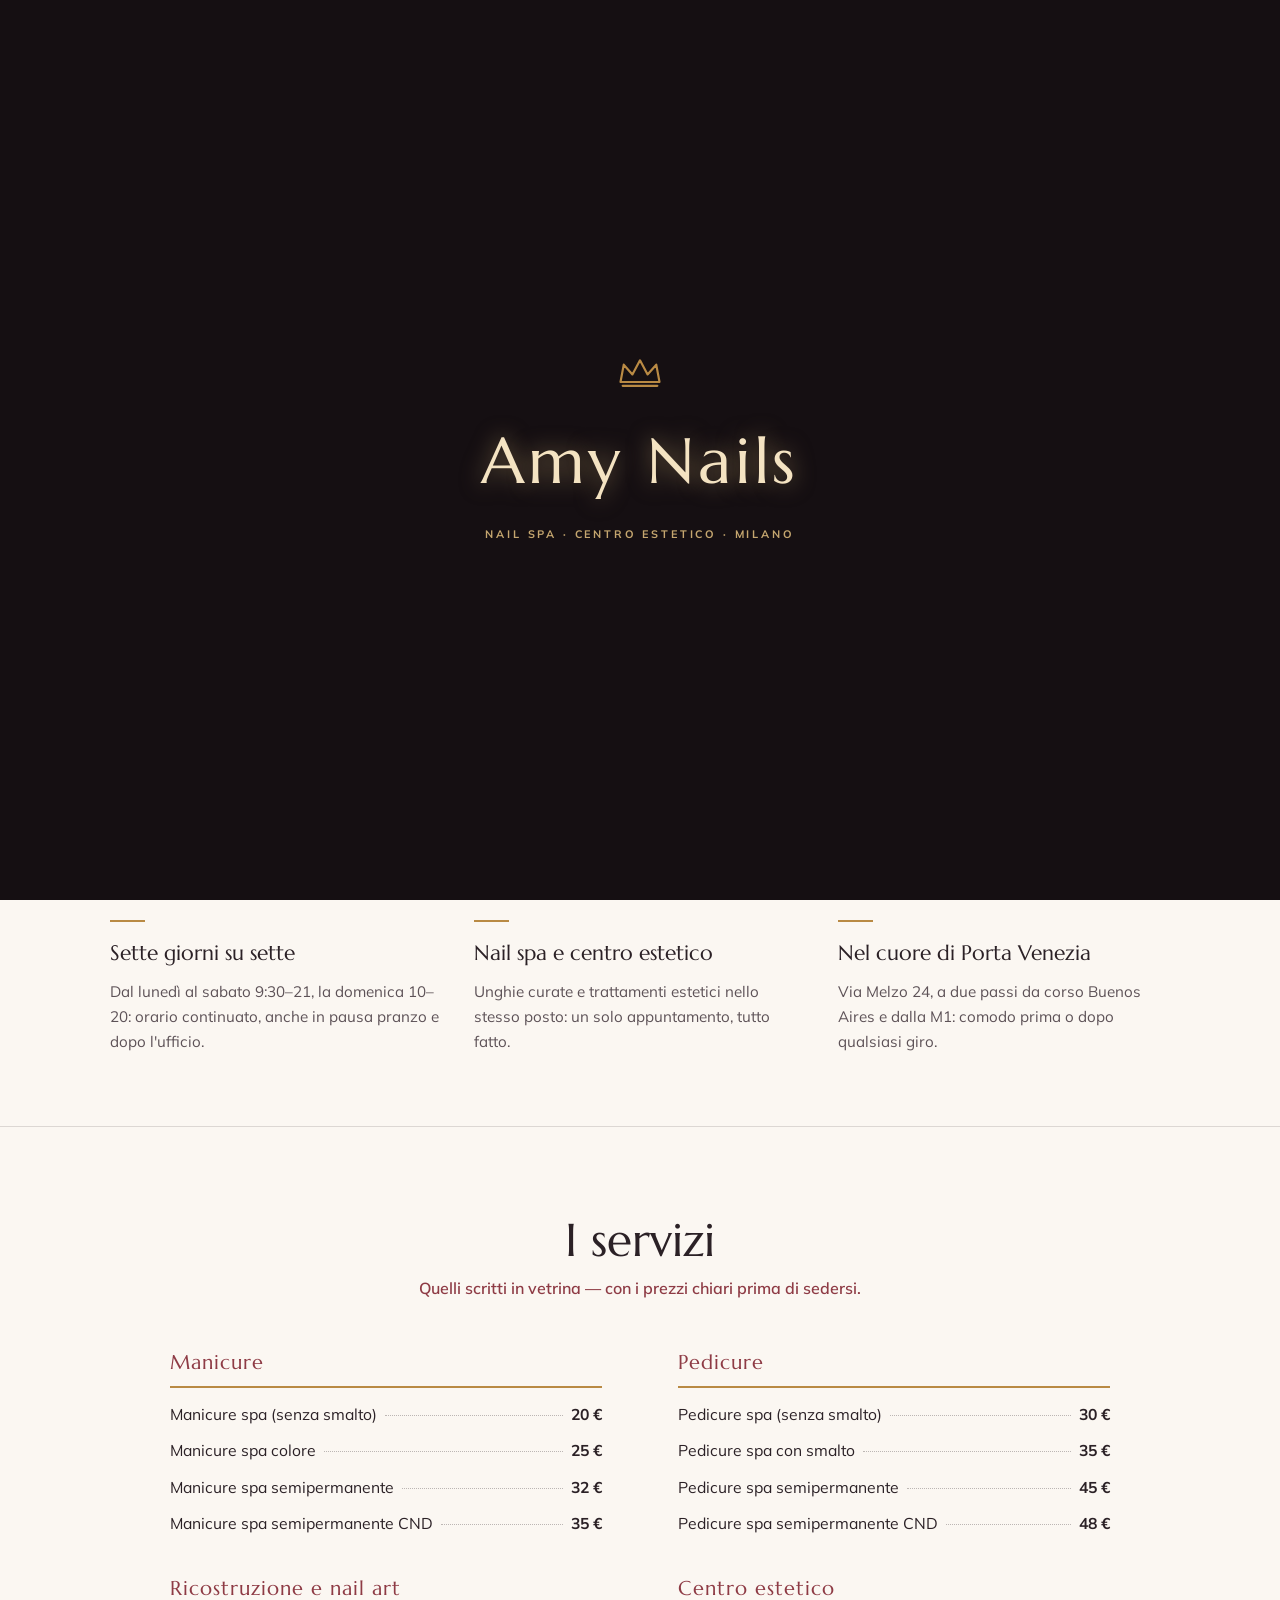
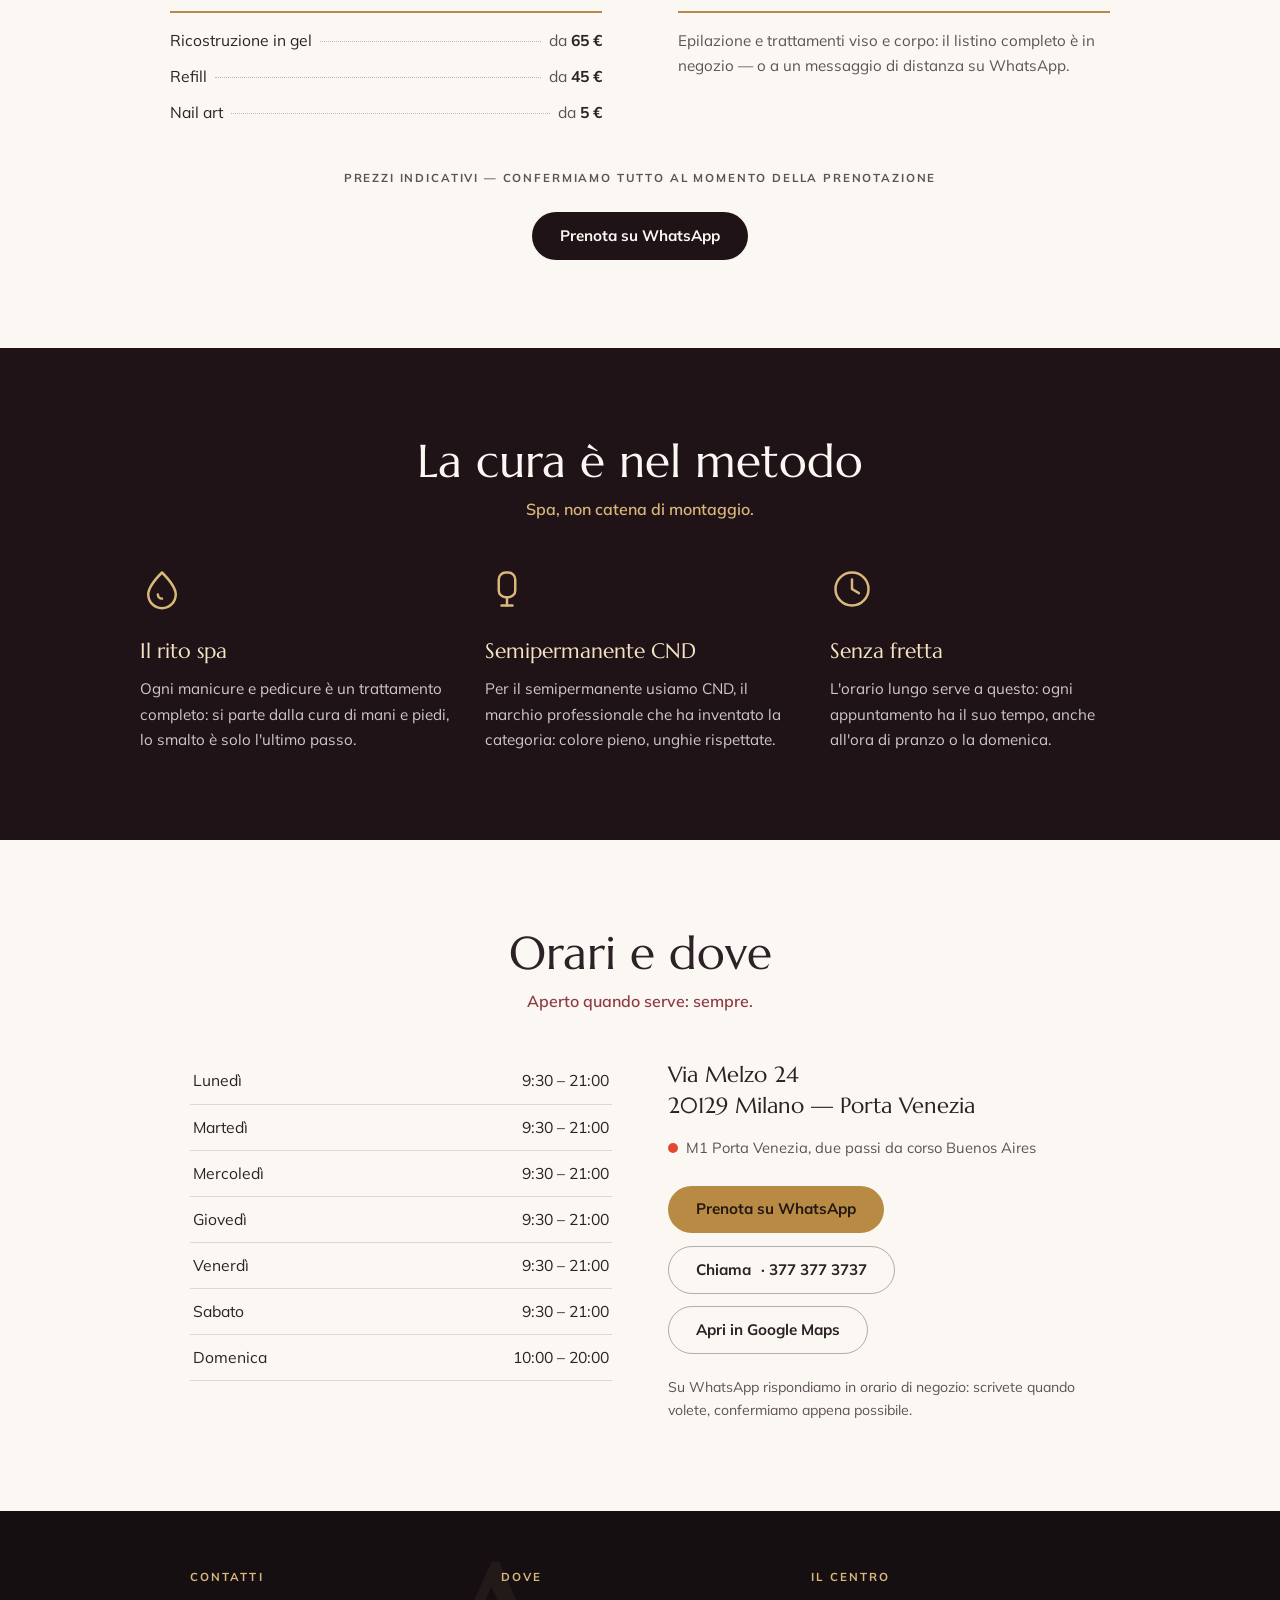
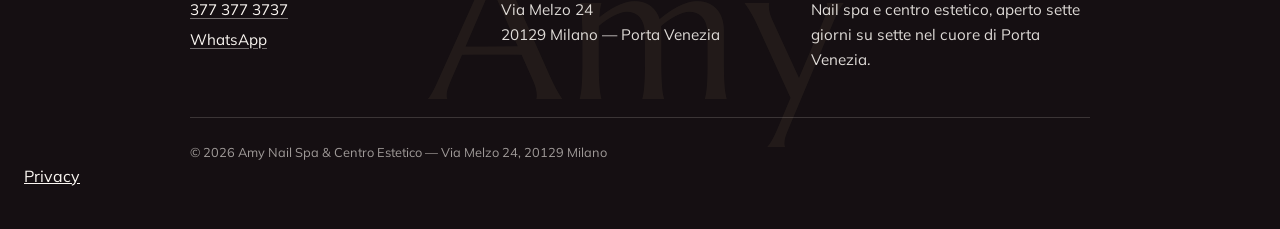
<file: index.html>
<!DOCTYPE html>
<html lang="it">
<head>
  <meta charset="UTF-8">
  <meta name="viewport" content="width=device-width, initial-scale=1.0">
  <meta name="robots" content="noindex">
  <title>Amy Nail Spa &amp; Centro Estetico — Manicure, pedicure e ricostruzione a Milano | Via Melzo 24</title>
  <meta name="description" content="Amy Nail Spa &amp; Centro Estetico in via Melzo 24, Porta Venezia, Milano: manicure e pedicure spa, semipermanente CND, ricostruzione e trattamenti estetici. Aperto 7 giorni su 7 con orario continuato. Prenota su WhatsApp: 377 377 3737.">
  <meta property="og:title" content="Amy Nail Spa &amp; Centro Estetico — Milano, Porta Venezia">
  <meta property="og:description" content="Manicure e pedicure spa, semipermanente CND e centro estetico in via Melzo 24. Aperto 7 giorni su 7, 4,6 su Google. Prenota su WhatsApp.">
  <meta property="og:type" content="website">
  <meta property="og:locale" content="it_IT">
  <meta property="og:url" content="https://rotenzark.github.io/amy-nail-spa/">
  <meta property="og:image" content="https://rotenzark.github.io/amy-nail-spa/og-image.png">
  <meta name="twitter:card" content="summary_large_image">
  <link rel="canonical" href="https://rotenzark.github.io/amy-nail-spa/">
  <meta name="theme-color" content="#201318">
  <link rel="icon" href="favicon.svg?v=1" type="image/svg+xml">
  <link rel="icon" href="favicon-32.png?v=1" type="image/png" sizes="32x32">
  <link rel="apple-touch-icon" href="apple-touch-icon.png?v=1">
  <script>document.documentElement.classList.add('js')</script>
  <link rel="stylesheet" href="fonts/fonts.css?v=1">
  <link rel="stylesheet" href="css/style.css?v=1">
  <script type="application/ld+json">
  {
    "@context": "https://schema.org",
    "@type": "NailSalon",
    "name": "Amy Nail Spa & Centro Estetico",
    "description": "Nail spa e centro estetico a Porta Venezia, Milano: manicure e pedicure spa, semipermanente CND, ricostruzione unghie e trattamenti estetici. Aperto sette giorni su sette.",
    "telephone": "+393773773737",
    "priceRange": "€€",
    "url": "https://rotenzark.github.io/amy-nail-spa/",
    "image": "https://rotenzark.github.io/amy-nail-spa/og-image.png",
    "address": {
      "@type": "PostalAddress",
      "streetAddress": "Via Melzo 24",
      "addressLocality": "Milano",
      "postalCode": "20129",
      "addressRegion": "MI",
      "addressCountry": "IT"
    },
    "areaServed": "Milano Porta Venezia",
    "hasMap": "https://www.google.com/maps/search/?api=1&query=Via+Melzo+24%2C+Milano",
    "openingHoursSpecification": [
      { "@type": "OpeningHoursSpecification", "dayOfWeek": ["Monday","Tuesday","Wednesday","Thursday","Friday","Saturday"], "opens": "09:30", "closes": "21:00" },
      { "@type": "OpeningHoursSpecification", "dayOfWeek": "Sunday", "opens": "10:00", "closes": "20:00" }
    ]
  }
  </script>
</head>
<body>

  <!-- ============ INTRO "L'INSEGNA SI ACCENDE" ============ -->
  <div class="intro" id="intro" aria-hidden="true">
    <div class="intro-insegna">
      <svg class="intro-corona" viewBox="0 0 48 30" fill="none" focusable="false">
        <path d="M6 24 L9 8 L17 17 L24 4 L31 17 L39 8 L42 24 Z"/>
        <line x1="8" y1="27.5" x2="40" y2="27.5"/>
      </svg>
      <p class="intro-nome">Amy Nails</p>
      <p class="intro-riga">Nail spa · Centro estetico · Milano</p>
    </div>
  </div>
  <noscript><style>.intro { display: none; }</style></noscript>

  <a class="skip-link" href="#top" data-i18n="skip">Salta al contenuto</a>

  <header class="topbar">
    <a class="wordmark" href="#top" aria-label="Amy Nail Spa — torna su" data-i18n-aria="aria_top">Amy Nail Spa</a>
    <nav class="nav" aria-label="Navigazione principale" data-i18n-aria="aria_nav">
      <button class="nav-toggle" aria-expanded="false" aria-controls="nav-menu">
        <span class="nav-toggle-bar" aria-hidden="true"></span>
        <span data-i18n="menu">Menu</span>
      </button>
      <ul class="nav-menu" id="nav-menu">
        <li><a href="#servizi" data-i18n="nav_services">I servizi</a></li>
        <li><a href="#cura" data-i18n="nav_care">La cura</a></li>
        <li><a href="#orari" data-i18n="nav_hours">Orari e dove</a></li>
      </ul>
    </nav>
    <div class="topbar-actions">
      <div class="lang-switch" role="group" aria-label="Lingua / Language">
        <button class="lang-btn is-active" data-lang="it" aria-pressed="true">IT</button>
        <span class="lang-sep" aria-hidden="true">/</span>
        <button class="lang-btn" data-lang="en" aria-pressed="false">EN</button>
      </div>
      <a class="btn btn-oro btn-small" href="https://wa.me/393773773737?text=Ciao!%20Vorrei%20prenotare%20un%20appuntamento%20da%20Amy%20Nail%20Spa." target="_blank" rel="noopener">
        <span data-i18n="book_short">Prenota</span>
      </a>
    </div>
  </header>

  <main id="top">

    <!-- ============ HERO CON FOTO ============ -->
    <section class="hero">
      <img class="hero-sfondo" src="assets/img/vetrina.jpg" alt="" width="1183" height="1200" aria-hidden="true">
      <div class="hero-velo" aria-hidden="true"></div>
      <div class="hero-contenuto">
        <p class="eyebrow" data-i18n="hero_eyebrow">Nail spa · centro estetico · Porta Venezia, Milano</p>
        <h1 class="hero-nome">Amy Nail Spa</h1>
        <p class="hero-sub" data-i18n="hero_sub">&amp; Centro Estetico</p>
        <p class="hero-claim" data-i18n="hero_claim">Le mani, in buone mani.</p>
        <p class="hero-lead" data-i18n="hero_lead">Manicure e pedicure spa, semipermanente CND, ricostruzione e trattamenti estetici in via Melzo 24 — aperto sette giorni su sette, con orario continuato.</p>
        <div class="hero-cta">
          <a class="btn btn-oro" href="https://wa.me/393773773737?text=Ciao!%20Vorrei%20prenotare%20un%20appuntamento%20da%20Amy%20Nail%20Spa." target="_blank" rel="noopener" data-i18n="wa_cta">Prenota su WhatsApp</a>
          <a class="btn btn-velo" href="tel:+393773773737"><span data-i18n="call_cta">Chiama</span>&nbsp;· 377 377 3737</a>
        </div>
        <p class="hero-badge" data-i18n="hero_badge">4,6 su Google · aperto 7 giorni su 7</p>
      </div>
    </section>

    <!-- ============ I PUNTI ============ -->
    <section class="punti-fascia">
      <ul class="punti">
        <li class="punto reveal">
          <h2 data-i18n="pt1_t">Sette giorni su sette</h2>
          <p data-i18n="pt1_p">Dal lunedì al sabato 9:30–21, la domenica 10–20: orario continuato, anche in pausa pranzo e dopo l'ufficio.</p>
        </li>
        <li class="punto reveal">
          <h2 data-i18n="pt2_t">Nail spa e centro estetico</h2>
          <p data-i18n="pt2_p">Unghie curate e trattamenti estetici nello stesso posto: un solo appuntamento, tutto fatto.</p>
        </li>
        <li class="punto reveal">
          <h2 data-i18n="pt3_t">Nel cuore di Porta Venezia</h2>
          <p data-i18n="pt3_p">Via Melzo 24, a due passi da corso Buenos Aires e dalla M1: comodo prima o dopo qualsiasi giro.</p>
        </li>
      </ul>
    </section>

    <!-- ============ I SERVIZI ============ -->
    <section class="sezione" id="servizi">
      <h2 class="sezione-titolo" data-i18n="sv_title">I servizi</h2>
      <p class="sezione-sub" data-i18n="sv_sub">Quelli scritti in vetrina — con i prezzi chiari prima di sedersi.</p>

      <div class="listino-colonne">
        <div class="listino-cat">
          <h3 class="cat-nome" data-i18n="c1">Manicure</h3>
          <ul class="voci">
            <li class="voce"><span class="voce-nome" data-i18n="m1">Manicure spa (senza smalto)</span><span class="voce-punti" aria-hidden="true"></span><span class="voce-prezzo">20 €</span></li>
            <li class="voce"><span class="voce-nome" data-i18n="m2">Manicure spa colore</span><span class="voce-punti" aria-hidden="true"></span><span class="voce-prezzo">25 €</span></li>
            <li class="voce"><span class="voce-nome" data-i18n="m3">Manicure spa semipermanente</span><span class="voce-punti" aria-hidden="true"></span><span class="voce-prezzo">32 €</span></li>
            <li class="voce"><span class="voce-nome" data-i18n="m4">Manicure spa semipermanente CND</span><span class="voce-punti" aria-hidden="true"></span><span class="voce-prezzo">35 €</span></li>
          </ul>
          <h3 class="cat-nome cat-nome-dopo" data-i18n="c3">Ricostruzione e nail art</h3>
          <ul class="voci">
            <li class="voce"><span class="voce-nome" data-i18n="r1">Ricostruzione in gel</span><span class="voce-punti" aria-hidden="true"></span><span class="voce-prezzo"><span data-i18n="da">da</span> 65 €</span></li>
            <li class="voce"><span class="voce-nome" data-i18n="r2">Refill</span><span class="voce-punti" aria-hidden="true"></span><span class="voce-prezzo"><span data-i18n="da">da</span> 45 €</span></li>
            <li class="voce"><span class="voce-nome" data-i18n="r3">Nail art</span><span class="voce-punti" aria-hidden="true"></span><span class="voce-prezzo"><span data-i18n="da">da</span> 5 €</span></li>
          </ul>
        </div>
        <div class="listino-cat">
          <h3 class="cat-nome" data-i18n="c2">Pedicure</h3>
          <ul class="voci">
            <li class="voce"><span class="voce-nome" data-i18n="p1">Pedicure spa (senza smalto)</span><span class="voce-punti" aria-hidden="true"></span><span class="voce-prezzo">30 €</span></li>
            <li class="voce"><span class="voce-nome" data-i18n="p2">Pedicure spa con smalto</span><span class="voce-punti" aria-hidden="true"></span><span class="voce-prezzo">35 €</span></li>
            <li class="voce"><span class="voce-nome" data-i18n="p3">Pedicure spa semipermanente</span><span class="voce-punti" aria-hidden="true"></span><span class="voce-prezzo">45 €</span></li>
            <li class="voce"><span class="voce-nome" data-i18n="p4">Pedicure spa semipermanente CND</span><span class="voce-punti" aria-hidden="true"></span><span class="voce-prezzo">48 €</span></li>
          </ul>
          <h3 class="cat-nome cat-nome-dopo" data-i18n="c4">Centro estetico</h3>
          <p class="cat-testo" data-i18n="est_p">Epilazione e trattamenti viso e corpo: il listino completo è in negozio — o a un messaggio di distanza su WhatsApp.</p>
        </div>
      </div>
      <p class="listino-nota mono" data-i18n="sv_note">Prezzi indicativi — confermiamo tutto al momento della prenotazione</p>
      <div class="listino-cta">
        <a class="btn btn-notte" href="https://wa.me/393773773737?text=Ciao!%20Vorrei%20prenotare%20un%20appuntamento%20da%20Amy%20Nail%20Spa." target="_blank" rel="noopener" data-i18n="wa_cta">Prenota su WhatsApp</a>
      </div>
    </section>

    <!-- ============ LA CURA ============ -->
    <section class="sezione sezione-scura" id="cura">
      <h2 class="sezione-titolo" data-i18n="cura_title">La cura è nel metodo</h2>
      <p class="sezione-sub sezione-sub-chiara" data-i18n="cura_sub">Spa, non catena di montaggio.</p>
      <div class="cura-punti">
        <div class="cura-punto reveal">
          <svg class="cura-icona" viewBox="0 0 32 32" fill="none" aria-hidden="true"><path d="M16 4 C22 10 26 15 26 20 a10 10 0 0 1 -20 0 C6 15 10 10 16 4 Z"/><path d="M13 20 a3 3 0 0 0 3 3"/></svg>
          <h3 data-i18n="cp1_t">Il rito spa</h3>
          <p data-i18n="cp1_p">Ogni manicure e pedicure è un trattamento completo: si parte dalla cura di mani e piedi, lo smalto è solo l'ultimo passo.</p>
        </div>
        <div class="cura-punto reveal">
          <svg class="cura-icona" viewBox="0 0 32 32" fill="none" aria-hidden="true"><rect x="10" y="4" width="12" height="18" rx="5"/><line x1="16" y1="22" x2="16" y2="28"/><line x1="12" y1="28" x2="20" y2="28"/></svg>
          <h3 data-i18n="cp2_t">Semipermanente CND</h3>
          <p data-i18n="cp2_p">Per il semipermanente usiamo CND, il marchio professionale che ha inventato la categoria: colore pieno, unghie rispettate.</p>
        </div>
        <div class="cura-punto reveal">
          <svg class="cura-icona" viewBox="0 0 32 32" fill="none" aria-hidden="true"><circle cx="16" cy="16" r="12"/><path d="M16 9 v7 l5 3"/></svg>
          <h3 data-i18n="cp3_t">Senza fretta</h3>
          <p data-i18n="cp3_p">L'orario lungo serve a questo: ogni appuntamento ha il suo tempo, anche all'ora di pranzo o la domenica.</p>
        </div>
      </div>
    </section>

    <!-- ============ ORARI E DOVE ============ -->
    <section class="sezione" id="orari">
      <h2 class="sezione-titolo" data-i18n="hours_title">Orari e dove</h2>
      <p class="sezione-sub" data-i18n="hours_sub">Aperto quando serve: sempre.</p>
      <div class="orari-dove">
        <table class="orari-tabella">
          <caption class="visually-hidden" data-i18n="hours_caption">Orari di apertura</caption>
          <tbody>
            <tr><th scope="row" data-i18n="mon">Lunedì</th><td>9:30 – 21:00</td></tr>
            <tr><th scope="row" data-i18n="tue">Martedì</th><td>9:30 – 21:00</td></tr>
            <tr><th scope="row" data-i18n="wed">Mercoledì</th><td>9:30 – 21:00</td></tr>
            <tr><th scope="row" data-i18n="thu">Giovedì</th><td>9:30 – 21:00</td></tr>
            <tr><th scope="row" data-i18n="fri">Venerdì</th><td>9:30 – 21:00</td></tr>
            <tr><th scope="row" data-i18n="sat">Sabato</th><td>9:30 – 21:00</td></tr>
            <tr><th scope="row" data-i18n="sun">Domenica</th><td>10:00 – 20:00</td></tr>
          </tbody>
        </table>
        <div class="dove">
          <address class="dove-indirizzo">
            Via Melzo 24<br>
            20129 Milano — Porta Venezia
          </address>
          <p class="dove-metro"><span class="metro-dot" aria-hidden="true"></span> <span data-i18n="metro">M1 Porta Venezia, due passi da corso Buenos Aires</span></p>
          <div class="dove-azioni">
            <a class="btn btn-oro" href="https://wa.me/393773773737?text=Ciao!%20Vorrei%20prenotare%20un%20appuntamento%20da%20Amy%20Nail%20Spa." target="_blank" rel="noopener" data-i18n="wa_cta">Prenota su WhatsApp</a>
            <a class="btn btn-quieto" href="tel:+393773773737"><span data-i18n="call_cta">Chiama</span>&nbsp;· 377 377 3737</a>
            <a class="btn btn-quieto" href="https://www.google.com/maps/search/?api=1&query=Via+Melzo+24%2C+Milano" target="_blank" rel="noopener" data-i18n="maps">Apri in Google Maps</a>
          </div>
          <p class="dove-note" data-i18n="wa_note">Su WhatsApp rispondiamo in orario di negozio: scrivete quando volete, confermiamo appena possibile.</p>
        </div>
      </div>
    </section>

  </main>

  <!-- ============ FOOTER ============ -->
  <footer class="footer">
    <p class="footer-wordmark" aria-hidden="true">Amy</p>
    <div class="footer-cols">
      <div>
        <h3 data-i18n="f_contacts">Contatti</h3>
        <p><a href="tel:+393773773737">377 377 3737</a></p>
        <p><a href="https://wa.me/393773773737" target="_blank" rel="noopener">WhatsApp</a></p>
      </div>
      <div>
        <h3 data-i18n="f_where">Dove</h3>
        <p>Via Melzo 24<br>20129 Milano — Porta Venezia</p>
      </div>
      <div>
        <h3 data-i18n="f_what">Il centro</h3>
        <p data-i18n="f_line">Nail spa e centro estetico, aperto sette giorni su sette nel cuore di Porta Venezia.</p>
      </div>
    </div>
    <p class="footer-legal">© <span data-current-year>2026</span> Amy Nail Spa &amp; Centro Estetico — Via Melzo 24, 20129 Milano</p>
    <p class="privacy-link"><a href="privacy.html">Privacy</a></p>
</footer>

  <script src="js/main.js?v=1"></script>
</body>
</html>
</file>
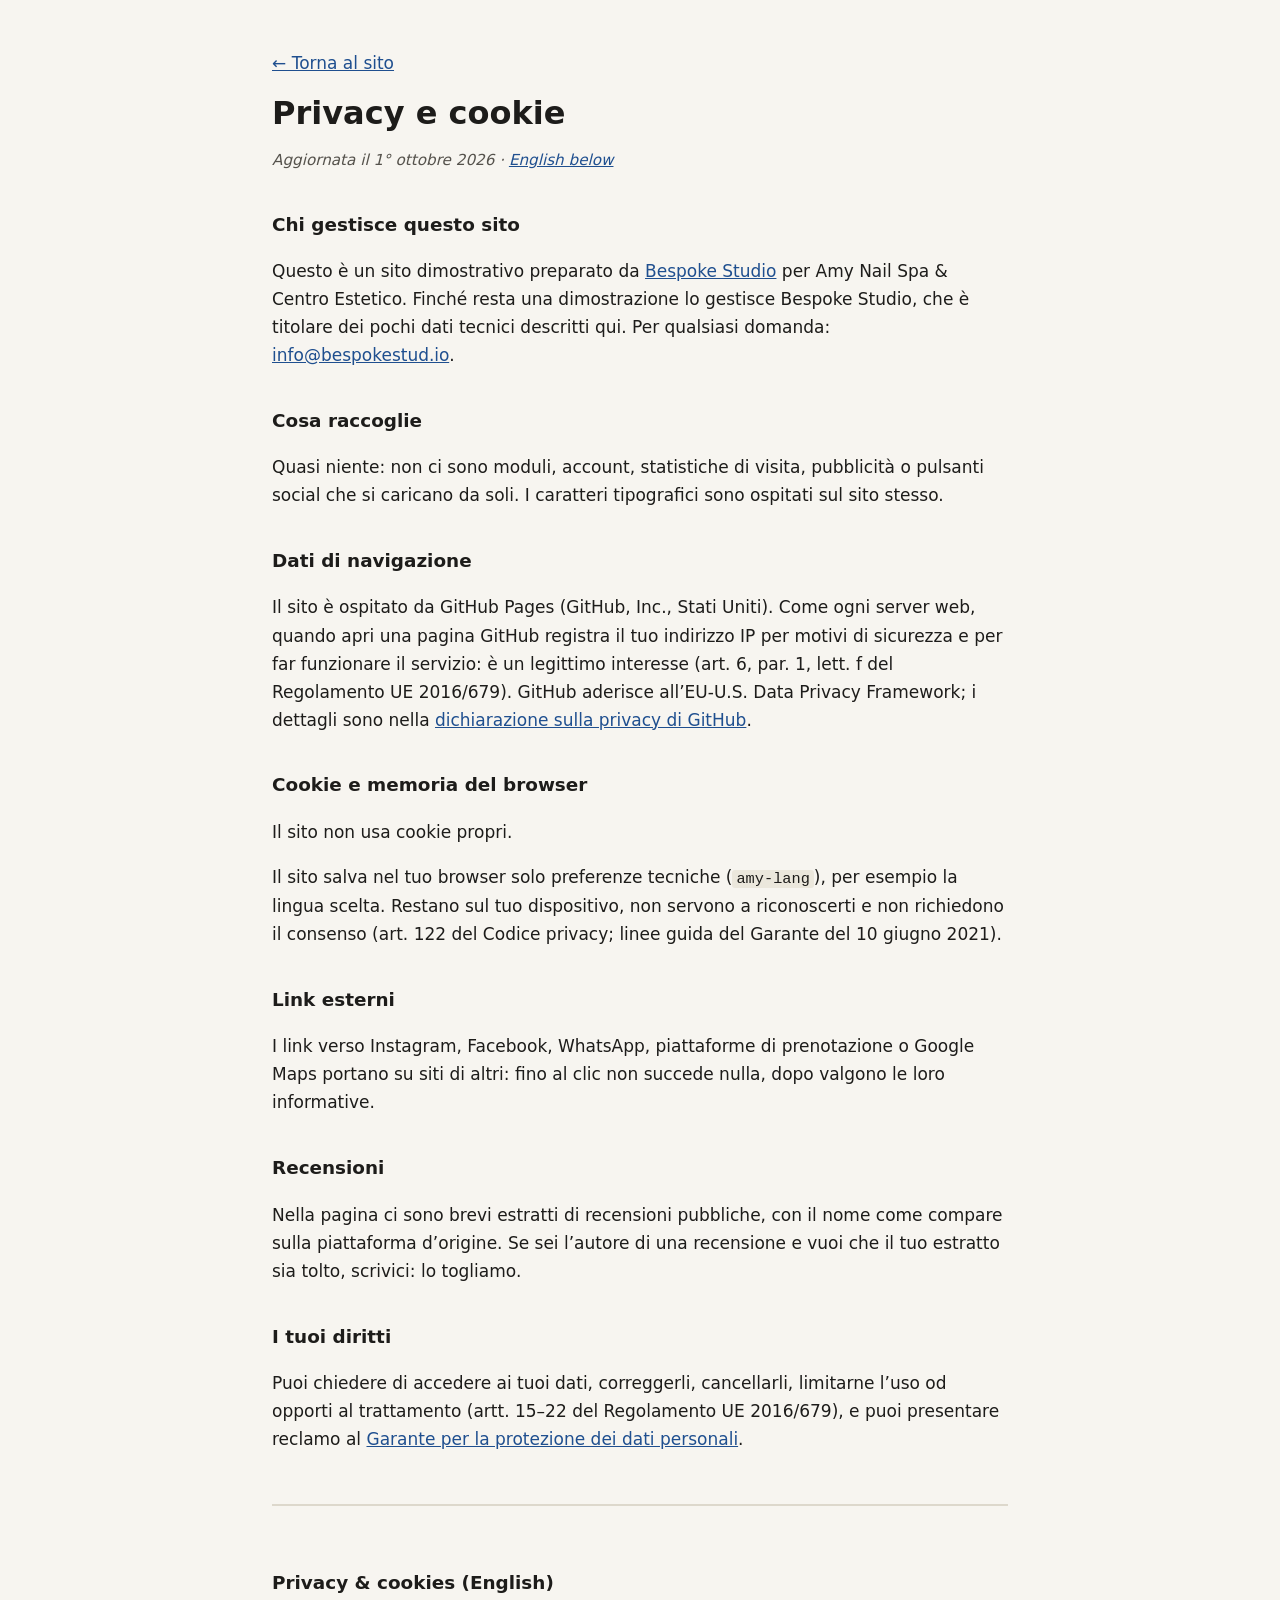
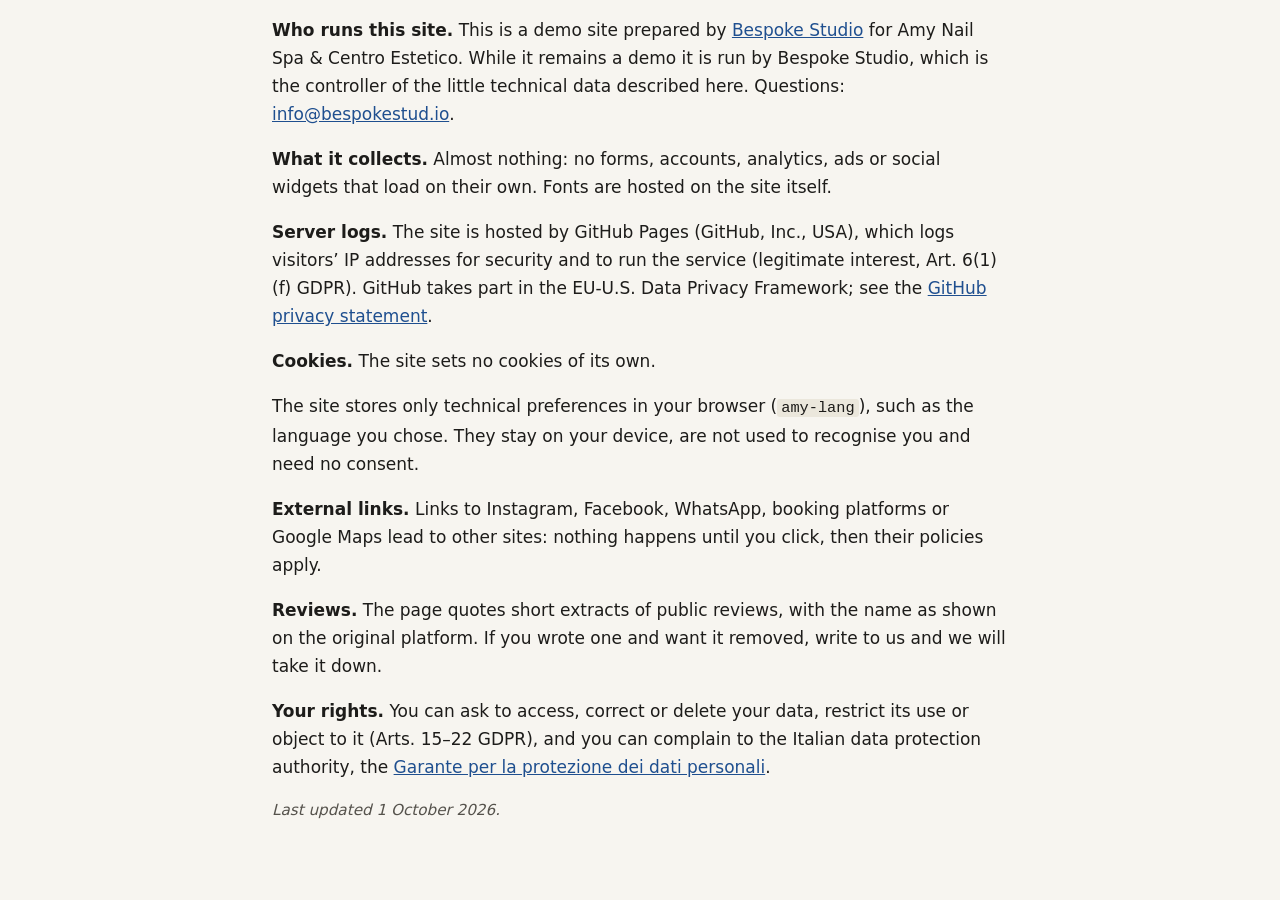
<file: privacy.html>
<!DOCTYPE html>
<html lang="it">
<head>
  <meta charset="UTF-8">
  <meta name="viewport" content="width=device-width, initial-scale=1.0">
  <meta name="robots" content="noindex">
  <title>Privacy e cookie · Amy Nail Spa &amp; Centro Estetico</title>
  <meta name="description" content="Informativa privacy e cookie del sito Amy Nail Spa &amp; Centro Estetico.">
  <style>
    body { margin: 0; background: #f7f5f0; color: #1d1c1a; font: 17px/1.65 system-ui, -apple-system, "Segoe UI", Roboto, sans-serif; }
    main { max-width: 46rem; margin: 0 auto; padding: 32px 20px 64px; }
    h1 { font-size: 2rem; line-height: 1.2; margin: 0.4em 0 0.2em; }
    h2 { font-size: 1.15rem; margin: 2em 0 0.4em; }
    a { color: #1f4f8f; }
    .data { color: #55524c; font-style: italic; font-size: 0.95rem; }
    .en { margin-top: 3em; padding-top: 1.5em; border-top: 2px solid #ddd8cc; }
    code { font-size: 0.9em; background: #ebe7dc; padding: 0 4px; border-radius: 3px; }
  </style>
</head>
<body>
<main>
  <p><a href="index.html">← Torna al sito</a></p>
  <h1>Privacy e cookie</h1>
  <p class="data">Aggiornata il 1° ottobre 2026 · <a href="#english" lang="en">English below</a></p>
  <h2>Chi gestisce questo sito</h2>
  <p>Questo è un sito dimostrativo preparato da <a href="https://bespokestud.io" rel="noopener">Bespoke Studio</a> per Amy Nail Spa &amp; Centro Estetico. Finché resta una dimostrazione lo gestisce Bespoke Studio, che è titolare dei pochi dati tecnici descritti qui. Per qualsiasi domanda: <a href="mailto:info@bespokestud.io">info@bespokestud.io</a>.</p>
  <h2>Cosa raccoglie</h2>
  <p>Quasi niente: non ci sono moduli, account, statistiche di visita, pubblicità o pulsanti social che si caricano da soli. I caratteri tipografici sono ospitati sul sito stesso.</p>
  <h2>Dati di navigazione</h2>
  <p>Il sito è ospitato da GitHub Pages (GitHub, Inc., Stati Uniti). Come ogni server web, quando apri una pagina GitHub registra il tuo indirizzo IP per motivi di sicurezza e per far funzionare il servizio: è un legittimo interesse (art. 6, par. 1, lett. f del Regolamento UE 2016/679). GitHub aderisce all’EU-U.S. Data Privacy Framework; i dettagli sono nella <a href="https://docs.github.com/site-policy/privacy-policies/github-general-privacy-statement" rel="noopener">dichiarazione sulla privacy di GitHub</a>.</p>
  
  <h2>Cookie e memoria del browser</h2>
  <p>Il sito non usa cookie propri.</p>
  <p>Il sito salva nel tuo browser solo preferenze tecniche (<code>amy-lang</code>), per esempio la lingua scelta. Restano sul tuo dispositivo, non servono a riconoscerti e non richiedono il consenso (art. 122 del Codice privacy; linee guida del Garante del 10 giugno 2021).</p>
  
  <h2>Link esterni</h2>
  <p>I link verso Instagram, Facebook, WhatsApp, piattaforme di prenotazione o Google Maps portano su siti di altri: fino al clic non succede nulla, dopo valgono le loro informative.</p>
  <h2>Recensioni</h2>
  <p>Nella pagina ci sono brevi estratti di recensioni pubbliche, con il nome come compare sulla piattaforma d’origine. Se sei l’autore di una recensione e vuoi che il tuo estratto sia tolto, scrivici: lo togliamo.</p>
  <h2>I tuoi diritti</h2>
  <p>Puoi chiedere di accedere ai tuoi dati, correggerli, cancellarli, limitarne l’uso od opporti al trattamento (artt. 15–22 del Regolamento UE 2016/679), e puoi presentare reclamo al <a href="https://www.garanteprivacy.it" rel="noopener">Garante per la protezione dei dati personali</a>.</p>
  <div class="en" id="english" lang="en">
    <h2>Privacy &amp; cookies (English)</h2>
    <p><strong>Who runs this site.</strong> This is a demo site prepared by <a href="https://bespokestud.io" rel="noopener">Bespoke Studio</a> for Amy Nail Spa &amp; Centro Estetico. While it remains a demo it is run by Bespoke Studio, which is the controller of the little technical data described here. Questions: <a href="mailto:info@bespokestud.io">info@bespokestud.io</a>.</p>
    <p><strong>What it collects.</strong> Almost nothing: no forms, accounts, analytics, ads or social widgets that load on their own. Fonts are hosted on the site itself.</p>
    <p><strong>Server logs.</strong> The site is hosted by GitHub Pages (GitHub, Inc., USA), which logs visitors’ IP addresses for security and to run the service (legitimate interest, Art. 6(1)(f) GDPR). GitHub takes part in the EU-U.S. Data Privacy Framework; see the <a href="https://docs.github.com/site-policy/privacy-policies/github-general-privacy-statement" rel="noopener">GitHub privacy statement</a>.</p>
    
    <p><strong>Cookies.</strong> The site sets no cookies of its own.</p>
    <p>The site stores only technical preferences in your browser (<code>amy-lang</code>), such as the language you chose. They stay on your device, are not used to recognise you and need no consent.</p>
    
    <p><strong>External links.</strong> Links to Instagram, Facebook, WhatsApp, booking platforms or Google Maps lead to other sites: nothing happens until you click, then their policies apply.</p>
    <p><strong>Reviews.</strong> The page quotes short extracts of public reviews, with the name as shown on the original platform. If you wrote one and want it removed, write to us and we will take it down.</p>
    <p><strong>Your rights.</strong> You can ask to access, correct or delete your data, restrict its use or object to it (Arts. 15–22 GDPR), and you can complain to the Italian data protection authority, the <a href="https://www.garanteprivacy.it" rel="noopener">Garante per la protezione dei dati personali</a>.</p>
    <p class="data">Last updated 1 October 2026.</p>
  </div>
</main>
</body>
</html>
</file>
<file: fonts/fonts.css>
/* Caratteri ospitati sul sito: nessuna richiesta a Google Fonts o Fontshare (giro privacy 1/10/2026). Licenze in LICENSE.txt. */
/* latin-ext */
@font-face {
  font-family: 'Marcellus';
  font-style: normal;
  font-weight: 400;
  font-display: swap;
  src: url(marcellus-v14-wEO_EBrOk8hQLDvIAF81WPoK7Es.woff2) format('woff2');
  unicode-range: U+0100-02BA, U+02BD-02C5, U+02C7-02CC, U+02CE-02D7, U+02DD-02FF, U+0304, U+0308, U+0329, U+1D00-1DBF, U+1E00-1E9F, U+1EF2-1EFF, U+2020, U+20A0-20AB, U+20AD-20C0, U+2113, U+2C60-2C7F, U+A720-A7FF;
}
/* latin */
@font-face {
  font-family: 'Marcellus';
  font-style: normal;
  font-weight: 400;
  font-display: swap;
  src: url(marcellus-v14-wEO_EBrOk8hQLDvIAF81VvoK.woff2) format('woff2');
  unicode-range: U+0000-00FF, U+0131, U+0152-0153, U+02BB-02BC, U+02C6, U+02DA, U+02DC, U+0304, U+0308, U+0329, U+2000-206F, U+20AC, U+2122, U+2191, U+2193, U+2212, U+2215, U+FEFF, U+FFFD;
}
/* cyrillic-ext */
@font-face {
  font-family: 'Mulish';
  font-style: normal;
  font-weight: 400;
  font-display: swap;
  src: url(mulish-v18-1Ptvg83HX_SGhgqk0gotcqA.woff2) format('woff2');
  unicode-range: U+0460-052F, U+1C80-1C8A, U+20B4, U+2DE0-2DFF, U+A640-A69F, U+FE2E-FE2F;
}
/* cyrillic */
@font-face {
  font-family: 'Mulish';
  font-style: normal;
  font-weight: 400;
  font-display: swap;
  src: url(mulish-v18-1Ptvg83HX_SGhgqk2wotcqA.woff2) format('woff2');
  unicode-range: U+0301, U+0400-045F, U+0490-0491, U+04B0-04B1, U+2116;
}
/* vietnamese */
@font-face {
  font-family: 'Mulish';
  font-style: normal;
  font-weight: 400;
  font-display: swap;
  src: url(mulish-v18-1Ptvg83HX_SGhgqk0AotcqA.woff2) format('woff2');
  unicode-range: U+0102-0103, U+0110-0111, U+0128-0129, U+0168-0169, U+01A0-01A1, U+01AF-01B0, U+0300-0301, U+0303-0304, U+0308-0309, U+0323, U+0329, U+1EA0-1EF9, U+20AB;
}
/* latin-ext */
@font-face {
  font-family: 'Mulish';
  font-style: normal;
  font-weight: 400;
  font-display: swap;
  src: url(mulish-v18-1Ptvg83HX_SGhgqk0QotcqA.woff2) format('woff2');
  unicode-range: U+0100-02BA, U+02BD-02C5, U+02C7-02CC, U+02CE-02D7, U+02DD-02FF, U+0304, U+0308, U+0329, U+1D00-1DBF, U+1E00-1E9F, U+1EF2-1EFF, U+2020, U+20A0-20AB, U+20AD-20C0, U+2113, U+2C60-2C7F, U+A720-A7FF;
}
/* latin */
@font-face {
  font-family: 'Mulish';
  font-style: normal;
  font-weight: 400;
  font-display: swap;
  src: url(mulish-v18-1Ptvg83HX_SGhgqk3wot.woff2) format('woff2');
  unicode-range: U+0000-00FF, U+0131, U+0152-0153, U+02BB-02BC, U+02C6, U+02DA, U+02DC, U+0304, U+0308, U+0329, U+2000-206F, U+20AC, U+2122, U+2191, U+2193, U+2212, U+2215, U+FEFF, U+FFFD;
}
/* cyrillic-ext */
@font-face {
  font-family: 'Mulish';
  font-style: normal;
  font-weight: 600;
  font-display: swap;
  src: url(mulish-v18-1Ptvg83HX_SGhgqk0gotcqA.woff2) format('woff2');
  unicode-range: U+0460-052F, U+1C80-1C8A, U+20B4, U+2DE0-2DFF, U+A640-A69F, U+FE2E-FE2F;
}
/* cyrillic */
@font-face {
  font-family: 'Mulish';
  font-style: normal;
  font-weight: 600;
  font-display: swap;
  src: url(mulish-v18-1Ptvg83HX_SGhgqk2wotcqA.woff2) format('woff2');
  unicode-range: U+0301, U+0400-045F, U+0490-0491, U+04B0-04B1, U+2116;
}
/* vietnamese */
@font-face {
  font-family: 'Mulish';
  font-style: normal;
  font-weight: 600;
  font-display: swap;
  src: url(mulish-v18-1Ptvg83HX_SGhgqk0AotcqA.woff2) format('woff2');
  unicode-range: U+0102-0103, U+0110-0111, U+0128-0129, U+0168-0169, U+01A0-01A1, U+01AF-01B0, U+0300-0301, U+0303-0304, U+0308-0309, U+0323, U+0329, U+1EA0-1EF9, U+20AB;
}
/* latin-ext */
@font-face {
  font-family: 'Mulish';
  font-style: normal;
  font-weight: 600;
  font-display: swap;
  src: url(mulish-v18-1Ptvg83HX_SGhgqk0QotcqA.woff2) format('woff2');
  unicode-range: U+0100-02BA, U+02BD-02C5, U+02C7-02CC, U+02CE-02D7, U+02DD-02FF, U+0304, U+0308, U+0329, U+1D00-1DBF, U+1E00-1E9F, U+1EF2-1EFF, U+2020, U+20A0-20AB, U+20AD-20C0, U+2113, U+2C60-2C7F, U+A720-A7FF;
}
/* latin */
@font-face {
  font-family: 'Mulish';
  font-style: normal;
  font-weight: 600;
  font-display: swap;
  src: url(mulish-v18-1Ptvg83HX_SGhgqk3wot.woff2) format('woff2');
  unicode-range: U+0000-00FF, U+0131, U+0152-0153, U+02BB-02BC, U+02C6, U+02DA, U+02DC, U+0304, U+0308, U+0329, U+2000-206F, U+20AC, U+2122, U+2191, U+2193, U+2212, U+2215, U+FEFF, U+FFFD;
}
/* cyrillic-ext */
@font-face {
  font-family: 'Mulish';
  font-style: normal;
  font-weight: 700;
  font-display: swap;
  src: url(mulish-v18-1Ptvg83HX_SGhgqk0gotcqA.woff2) format('woff2');
  unicode-range: U+0460-052F, U+1C80-1C8A, U+20B4, U+2DE0-2DFF, U+A640-A69F, U+FE2E-FE2F;
}
/* cyrillic */
@font-face {
  font-family: 'Mulish';
  font-style: normal;
  font-weight: 700;
  font-display: swap;
  src: url(mulish-v18-1Ptvg83HX_SGhgqk2wotcqA.woff2) format('woff2');
  unicode-range: U+0301, U+0400-045F, U+0490-0491, U+04B0-04B1, U+2116;
}
/* vietnamese */
@font-face {
  font-family: 'Mulish';
  font-style: normal;
  font-weight: 700;
  font-display: swap;
  src: url(mulish-v18-1Ptvg83HX_SGhgqk0AotcqA.woff2) format('woff2');
  unicode-range: U+0102-0103, U+0110-0111, U+0128-0129, U+0168-0169, U+01A0-01A1, U+01AF-01B0, U+0300-0301, U+0303-0304, U+0308-0309, U+0323, U+0329, U+1EA0-1EF9, U+20AB;
}
/* latin-ext */
@font-face {
  font-family: 'Mulish';
  font-style: normal;
  font-weight: 700;
  font-display: swap;
  src: url(mulish-v18-1Ptvg83HX_SGhgqk0QotcqA.woff2) format('woff2');
  unicode-range: U+0100-02BA, U+02BD-02C5, U+02C7-02CC, U+02CE-02D7, U+02DD-02FF, U+0304, U+0308, U+0329, U+1D00-1DBF, U+1E00-1E9F, U+1EF2-1EFF, U+2020, U+20A0-20AB, U+20AD-20C0, U+2113, U+2C60-2C7F, U+A720-A7FF;
}
/* latin */
@font-face {
  font-family: 'Mulish';
  font-style: normal;
  font-weight: 700;
  font-display: swap;
  src: url(mulish-v18-1Ptvg83HX_SGhgqk3wot.woff2) format('woff2');
  unicode-range: U+0000-00FF, U+0131, U+0152-0153, U+02BB-02BC, U+02C6, U+02DA, U+02DC, U+0304, U+0308, U+0329, U+2000-206F, U+20AC, U+2122, U+2191, U+2193, U+2212, U+2215, U+FEFF, U+FFFD;
}
</file>
<file: css/style.css>
/* ==========================================================================
   Amy Nail Spa & Centro Estetico — Via Melzo 24, Milano
   Brand reale dalle insegne: oro e bordeaux su crema, corona e monogramma.
   Hero con la foto vera della vetrina notturna.
   ========================================================================== */

:root {
  --crema: #FBF7F2;
  --crema-scura: #F2EBE1;
  --notte: #201318;
  --notte-fonda: #150F12;
  --inchiostro: #2B2126;
  --grigio: #5D5257;
  --oro: #B98A44;
  --oro-chiaro: #D9B87A;
  --oro-testo: #241812;
  --bordeaux: #8E3B45;
  --linea: rgba(43, 33, 38, .15);
  --font-display: "Marcellus", "Times New Roman", serif;
  --font-testo: "Mulish", "Helvetica Neue", Arial, sans-serif;
}

/* ---------- reset ---------- */

*, *::before, *::after { box-sizing: border-box; }

html {
  scroll-behavior: smooth;
  -webkit-text-size-adjust: 100%;
}

body {
  margin: 0;
  font-family: var(--font-testo);
  font-size: 1rem;
  line-height: 1.65;
  color: var(--inchiostro);
  background: var(--crema);
}

img { max-width: 100%; height: auto; display: block; }

h1, h2, h3, p, ul { margin: 0; }
ul { padding: 0; list-style: none; }

a { color: inherit; }

:focus-visible {
  outline: 2px solid var(--bordeaux);
  outline-offset: 3px;
  border-radius: 2px;
}

.hero :focus-visible,
.sezione-scura :focus-visible,
.footer :focus-visible {
  outline-color: var(--oro-chiaro);
}

.visually-hidden {
  position: absolute;
  width: 1px; height: 1px;
  margin: -1px; padding: 0;
  overflow: hidden;
  clip: rect(0 0 0 0);
  white-space: nowrap;
  border: 0;
}

.skip-link {
  position: absolute;
  top: -100px; left: 1rem;
  z-index: 2000;
  padding: .6rem 1rem;
  background: var(--inchiostro);
  color: var(--crema);
  border-radius: 4px;
  text-decoration: none;
}
.skip-link:focus { top: .5rem; }

.mono {
  font-family: var(--font-testo);
  font-weight: 700;
  font-size: .72rem;
  letter-spacing: .16em;
  text-transform: uppercase;
}

/* ---------- bottoni ---------- */

.btn {
  display: inline-flex;
  align-items: center;
  justify-content: center;
  gap: .35em;
  padding: .85rem 1.7rem;
  border: 1px solid transparent;
  border-radius: 999px;
  font-family: var(--font-testo);
  font-weight: 700;
  font-size: .95rem;
  line-height: 1.2;
  text-decoration: none;
  cursor: pointer;
  transition: background-color .2s ease, border-color .2s ease, color .2s ease, transform .15s ease;
}
.btn:hover { transform: translateY(-1px); }
.btn:active { transform: translateY(0); }

.btn-small { padding: .5rem 1.15rem; font-size: .85rem; }

.btn-oro { background: var(--oro); color: var(--oro-testo); }
.btn-oro:hover { background: var(--oro-chiaro); }

.btn-notte { background: var(--notte); color: var(--crema); }
.btn-notte:hover { background: var(--bordeaux); }

.btn-velo {
  background: rgba(255, 255, 255, .12);
  color: #fff;
  border-color: rgba(255, 255, 255, .55);
}
.btn-velo:hover { border-color: #fff; background: rgba(255, 255, 255, .2); }

.btn-quieto {
  background: transparent;
  color: var(--inchiostro);
  border-color: rgba(43, 33, 38, .35);
}
.btn-quieto:hover { border-color: var(--inchiostro); }

/* ---------- intro "l'insegna si accende" ---------- */

.intro {
  position: fixed;
  inset: 0;
  z-index: 1000;
  display: flex;
  align-items: center;
  justify-content: center;
  padding: 1.5rem;
  background: var(--notte-fonda);
  transition: opacity .6s ease;
}
.intro--via { opacity: 0; }

.intro-insegna { text-align: center; }

.intro-corona {
  width: 52px;
  height: auto;
  margin: 0 auto .8rem;
}
.intro-corona path,
.intro-corona line {
  stroke: var(--oro);
  stroke-width: 2;
  stroke-linecap: round;
  stroke-linejoin: round;
  stroke-dasharray: 130;
  stroke-dashoffset: 130;
  animation: traccia .8s ease-out .2s forwards;
}
.intro-corona line { stroke-dasharray: 34; stroke-dashoffset: 34; animation-delay: .8s; animation-duration: .3s; }

.intro-nome {
  font-family: var(--font-display);
  font-size: clamp(2.4rem, 8vw, 4rem);
  letter-spacing: .06em;
  color: #F4E3C2;
  opacity: 0;
  animation: accendi 1.1s ease-out .6s forwards;
}

.intro-riga {
  margin-top: .7rem;
  font-weight: 700;
  font-size: .68rem;
  letter-spacing: .26em;
  text-transform: uppercase;
  color: var(--oro-chiaro);
  opacity: 0;
  animation: appare .5s ease-out 1.5s forwards;
}

@keyframes traccia { to { stroke-dashoffset: 0; } }
@keyframes appare { to { opacity: .9; } }
@keyframes accendi {
  0%   { opacity: 0; text-shadow: none; }
  35%  { opacity: .9; text-shadow: 0 0 26px rgba(217, 184, 122, .7); }
  45%  { opacity: .25; text-shadow: none; }
  55%  { opacity: 1; text-shadow: 0 0 30px rgba(217, 184, 122, .8); }
  62%  { opacity: .5; text-shadow: none; }
  100% { opacity: 1; text-shadow: 0 0 22px rgba(217, 184, 122, .55); }
}

.intro-lock { overflow: hidden; }

/* ---------- topbar ---------- */

.topbar {
  position: sticky;
  top: 0;
  z-index: 100;
  display: flex;
  align-items: center;
  gap: 1rem;
  padding: .65rem clamp(1rem, 3vw, 1.6rem);
  background: rgba(251, 247, 242, .93);
  -webkit-backdrop-filter: blur(8px);
  backdrop-filter: blur(8px);
  border-bottom: 1px solid var(--linea);
}

.wordmark {
  font-family: var(--font-display);
  font-size: 1.25rem;
  letter-spacing: .03em;
  text-decoration: none;
  color: var(--inchiostro);
  white-space: nowrap;
}

.nav { margin-left: auto; }

.nav-toggle {
  display: none;
  align-items: center;
  gap: .5rem;
  padding: .45rem .9rem;
  background: transparent;
  border: 1px solid rgba(43, 33, 38, .35);
  border-radius: 999px;
  font-family: var(--font-testo);
  font-weight: 700;
  font-size: .85rem;
  color: var(--inchiostro);
  cursor: pointer;
}

.nav-toggle-bar {
  width: 16px;
  height: 2px;
  background: currentColor;
  box-shadow: 0 5px 0 currentColor, 0 -5px 0 currentColor;
}

.nav-menu {
  display: flex;
  align-items: center;
  gap: clamp(.9rem, 2vw, 1.5rem);
}

.nav-menu a {
  font-size: .92rem;
  font-weight: 600;
  text-decoration: none;
  color: var(--inchiostro);
  padding: .3rem 0;
  border-bottom: 2px solid transparent;
}
.nav-menu a:hover { border-bottom-color: var(--oro); }

.topbar-actions {
  display: flex;
  align-items: center;
  gap: .9rem;
}

.lang-switch {
  display: flex;
  align-items: center;
  gap: .3rem;
  font-size: .82rem;
}

.lang-btn {
  background: none;
  border: none;
  padding: .25rem .3rem;
  font-family: var(--font-testo);
  font-weight: 700;
  font-size: .82rem;
  color: var(--grigio);
  cursor: pointer;
  border-bottom: 2px solid transparent;
}
.lang-btn.is-active {
  color: var(--inchiostro);
  border-bottom-color: var(--bordeaux);
}
.lang-sep { color: rgba(43, 33, 38, .4); }

@media (max-width: 920px) {
  .nav-toggle { display: inline-flex; }
  .nav-menu {
    display: none;
    position: absolute;
    top: 100%;
    left: 0; right: 0;
    flex-direction: column;
    align-items: stretch;
    gap: 0;
    padding: .6rem 1.2rem 1rem;
    background: var(--crema);
    border-bottom: 1px solid var(--linea);
    box-shadow: 0 14px 28px rgba(43, 33, 38, .12);
  }
  .nav.is-open .nav-menu { display: flex; }
  .nav-menu a {
    padding: .7rem .2rem;
    border-bottom: 1px solid rgba(43, 33, 38, .08);
  }
  .nav-menu li:last-child a { border-bottom-color: transparent; }
}

@media (max-width: 560px) {
  .wordmark { font-size: 1.05rem; }
  .topbar { gap: .6rem; }
}

/* ---------- hero con foto ---------- */

.hero {
  position: relative;
  min-height: 88vh;
  min-height: 88svh;
  display: flex;
  align-items: flex-end;
  overflow: hidden;
  background: var(--notte);
}

.hero-sfondo {
  position: absolute;
  inset: 0;
  width: 100%;
  height: 100%;
  object-fit: cover;
  object-position: 62% 30%;
}

.hero-velo {
  position: absolute;
  inset: 0;
  background:
    linear-gradient(to top, rgba(21, 15, 18, .92) 0%, rgba(21, 15, 18, .35) 55%, rgba(21, 15, 18, .3) 100%),
    linear-gradient(to right, rgba(21, 15, 18, .72) 0%, rgba(21, 15, 18, .25) 60%, rgba(21, 15, 18, .1) 100%);
}

.hero-contenuto {
  position: relative;
  width: 100%;
  max-width: 1100px;
  margin: 0 auto;
  padding: clamp(7rem, 16vh, 10rem) 1.5rem clamp(3rem, 7vh, 4.5rem);
  color: #fff;
}

.eyebrow {
  font-weight: 700;
  font-size: .72rem;
  letter-spacing: .22em;
  text-transform: uppercase;
  color: var(--oro-chiaro);
}

.hero-nome {
  margin-top: 1rem;
  font-family: var(--font-display);
  font-weight: 400;
  font-size: clamp(2.9rem, 9vw, 5.4rem);
  line-height: 1.02;
  letter-spacing: .015em;
  color: #fff;
  text-shadow: 0 2px 24px rgba(21, 15, 18, .45);
}

.hero-sub {
  margin-top: .4rem;
  font-family: var(--font-display);
  font-size: clamp(1rem, 2.6vw, 1.3rem);
  letter-spacing: .3em;
  text-transform: uppercase;
  color: var(--oro-chiaro);
}

.hero-claim {
  margin-top: 1.6rem;
  font-family: var(--font-display);
  font-size: clamp(1.3rem, 3vw, 1.7rem);
  color: #F4E3C2;
}

.hero-lead {
  max-width: 54ch;
  margin-top: .7rem;
  font-size: 1.02rem;
  color: rgba(255, 255, 255, .88);
}

.hero-cta {
  display: flex;
  flex-wrap: wrap;
  gap: .9rem;
  margin-top: 1.8rem;
}

.hero-badge {
  margin-top: 1.6rem;
  font-weight: 700;
  font-size: .72rem;
  letter-spacing: .18em;
  text-transform: uppercase;
  color: var(--oro-chiaro);
}

/* ---------- i punti ---------- */

.punti-fascia {
  padding: clamp(3rem, 6vw, 4.5rem) 1.5rem;
  border-bottom: 1px solid var(--linea);
}

.punti {
  display: grid;
  grid-template-columns: repeat(3, 1fr);
  gap: 2rem;
  max-width: 1060px;
  margin: 0 auto;
}

.punto h2 {
  font-family: var(--font-display);
  font-weight: 400;
  font-size: 1.3rem;
  margin-bottom: .5rem;
}

.punto h2::before {
  content: "";
  display: block;
  width: 2.2rem;
  height: 2px;
  margin-bottom: .9rem;
  background: var(--oro);
}

.punto p {
  font-size: .95rem;
  color: var(--grigio);
}

@media (max-width: 800px) {
  .punti { grid-template-columns: 1fr; max-width: 480px; gap: 1.6rem; }
}

/* ---------- sezioni ---------- */

.sezione {
  padding: clamp(3.5rem, 8vw, 5.5rem) 1.5rem;
}

.sezione-titolo {
  font-family: var(--font-display);
  font-weight: 400;
  font-size: clamp(2rem, 5vw, 2.9rem);
  line-height: 1.12;
  text-align: center;
}

.sezione-sub {
  margin-top: .5rem;
  font-weight: 600;
  font-size: 1rem;
  text-align: center;
  color: var(--bordeaux);
}

.sezione-sub-chiara { color: var(--oro-chiaro); }

/* ---------- i servizi (listino) ---------- */

.listino-colonne {
  display: grid;
  grid-template-columns: 1fr 1fr;
  gap: 2.4rem clamp(2.5rem, 6vw, 5rem);
  max-width: 940px;
  margin: 2.8rem auto 0;
}

.cat-nome {
  font-family: var(--font-display);
  font-weight: 400;
  font-size: 1.25rem;
  letter-spacing: .05em;
  color: var(--bordeaux);
  margin-bottom: .9rem;
  padding-bottom: .4rem;
  border-bottom: 2px solid var(--oro);
}

.cat-nome-dopo { margin-top: 2.2rem; }

.voci { display: grid; gap: .65rem; }

.voce {
  display: flex;
  align-items: baseline;
  gap: .5em;
  font-size: .98rem;
}

.voce-punti {
  flex: 1;
  min-width: 1.5em;
  border-bottom: 1px dotted rgba(43, 33, 38, .3);
  transform: translateY(-4px);
}

.voce-prezzo {
  font-weight: 700;
  font-variant-numeric: tabular-nums;
  white-space: nowrap;
}
.voce-prezzo span { font-weight: 400; color: var(--grigio); }

.cat-testo {
  font-size: .95rem;
  color: var(--grigio);
}

.listino-nota {
  margin-top: 2.6rem;
  text-align: center;
  color: var(--grigio);
}

.listino-cta {
  display: flex;
  justify-content: center;
  margin-top: 1.6rem;
}

@media (max-width: 760px) {
  .listino-colonne { grid-template-columns: 1fr; }
}

/* ---------- la cura ---------- */

.sezione-scura {
  background: var(--notte);
  color: var(--crema);
}

.sezione-scura .sezione-titolo { color: var(--crema); }

.cura-punti {
  display: grid;
  grid-template-columns: repeat(3, 1fr);
  gap: 2.2rem;
  max-width: 1000px;
  margin: 2.8rem auto 0;
}

.cura-icona {
  width: 44px;
  height: 44px;
  stroke: var(--oro-chiaro);
  stroke-width: 1.8;
  stroke-linecap: round;
  stroke-linejoin: round;
  margin-bottom: 1rem;
}

.cura-punto h3 {
  font-family: var(--font-display);
  font-weight: 400;
  font-size: 1.3rem;
  margin-bottom: .5rem;
  color: #F4E3C2;
}

.cura-punto p {
  font-size: .95rem;
  color: rgba(251, 247, 242, .8);
}

@media (max-width: 800px) {
  .cura-punti { grid-template-columns: 1fr; max-width: 480px; gap: 1.8rem; }
}

/* ---------- orari e dove ---------- */

.orari-dove {
  display: grid;
  grid-template-columns: minmax(0, 1fr) minmax(0, 1fr);
  gap: clamp(2rem, 5vw, 3.5rem);
  max-width: 900px;
  margin: 2.8rem auto 0;
  align-items: start;
}

.orari-tabella {
  width: 100%;
  border-collapse: collapse;
  font-size: .98rem;
}

.orari-tabella th,
.orari-tabella td {
  padding: .6rem .2rem;
  border-bottom: 1px solid var(--linea);
  text-align: left;
  font-weight: 400;
}

.orari-tabella td { text-align: right; font-variant-numeric: tabular-nums; }

.dove-indirizzo {
  font-family: var(--font-display);
  font-style: normal;
  font-size: 1.4rem;
  line-height: 1.4;
}

.dove-metro {
  display: flex;
  align-items: center;
  gap: .5rem;
  margin-top: .9rem;
  font-size: .92rem;
  color: var(--grigio);
}

.metro-dot {
  width: 10px; height: 10px;
  border-radius: 50%;
  background: #E0492F;
  flex: none;
}

.dove-azioni {
  display: flex;
  flex-wrap: wrap;
  gap: .8rem;
  margin-top: 1.6rem;
}

.dove-note {
  margin-top: 1.4rem;
  font-size: .88rem;
  color: var(--grigio);
}

@media (max-width: 760px) {
  .orari-dove { grid-template-columns: 1fr; max-width: 480px; }
}

/* ---------- footer ---------- */

.footer {
  position: relative;
  padding: 3.5rem 1.5rem 2.5rem;
  background: var(--notte-fonda);
  color: var(--crema);
  overflow: hidden;
}

.footer-wordmark {
  position: absolute;
  top: -2.2rem;
  left: 50%;
  transform: translateX(-50%);
  font-family: var(--font-display);
  font-size: clamp(6rem, 20vw, 12rem);
  letter-spacing: .04em;
  white-space: nowrap;
  color: rgba(217, 184, 122, .07);
  pointer-events: none;
  user-select: none;
}

.footer-cols {
  position: relative;
  display: grid;
  grid-template-columns: repeat(3, 1fr);
  gap: 2rem;
  max-width: 900px;
  margin: 0 auto;
}

.footer-cols h3 {
  font-weight: 700;
  font-size: .72rem;
  letter-spacing: .18em;
  text-transform: uppercase;
  color: var(--oro-chiaro);
  margin-bottom: .7rem;
}

.footer-cols p {
  font-size: .95rem;
  color: rgba(251, 247, 242, .88);
  margin-bottom: .3rem;
}

.footer-cols a {
  color: var(--crema);
  text-decoration-color: rgba(251, 247, 242, .4);
  text-underline-offset: 3px;
}
.footer-cols a:hover { text-decoration-color: var(--crema); }

.footer-legal {
  position: relative;
  max-width: 900px;
  margin: 2.5rem auto 0;
  padding-top: 1.5rem;
  border-top: 1px solid rgba(251, 247, 242, .16);
  font-size: .8rem;
  color: rgba(251, 247, 242, .6);
}

@media (max-width: 760px) {
  .footer-cols { grid-template-columns: 1fr; gap: 1.6rem; }
}

/* ---------- reveal on scroll ---------- */
/* Lo stato nascosto esiste solo se il JS è partito (classe .js sul root)
   e solo se l'utente non preferisce il movimento ridotto. */

@media (prefers-reduced-motion: no-preference) {
  .js .reveal {
    opacity: 0;
    transform: translateY(18px);
    transition: opacity .6s ease, transform .6s ease;
  }
  .js .reveal.is-visible {
    opacity: 1;
    transform: none;
  }
}

@media (prefers-reduced-motion: reduce) {
  html { scroll-behavior: auto; }
  .btn, .btn:hover { transform: none; transition: none; }
  .intro { display: none; }
}
</file>
